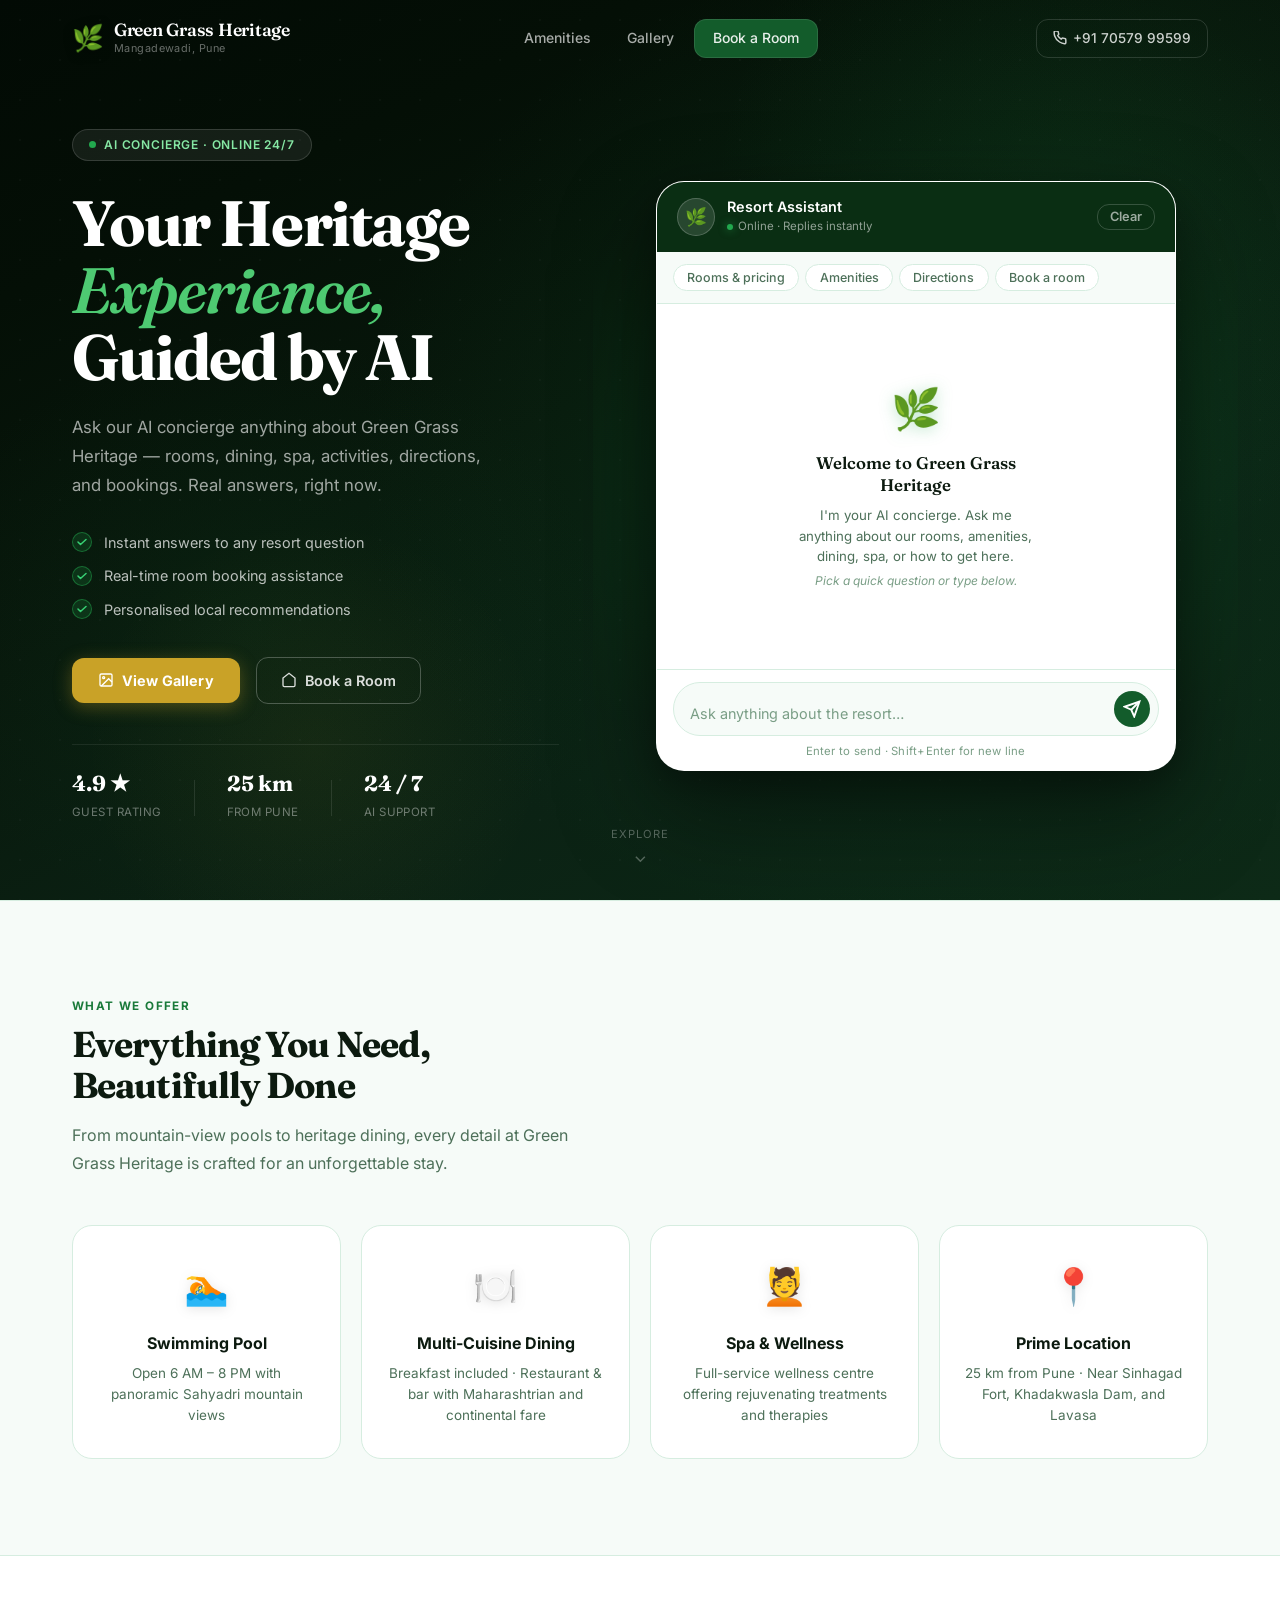
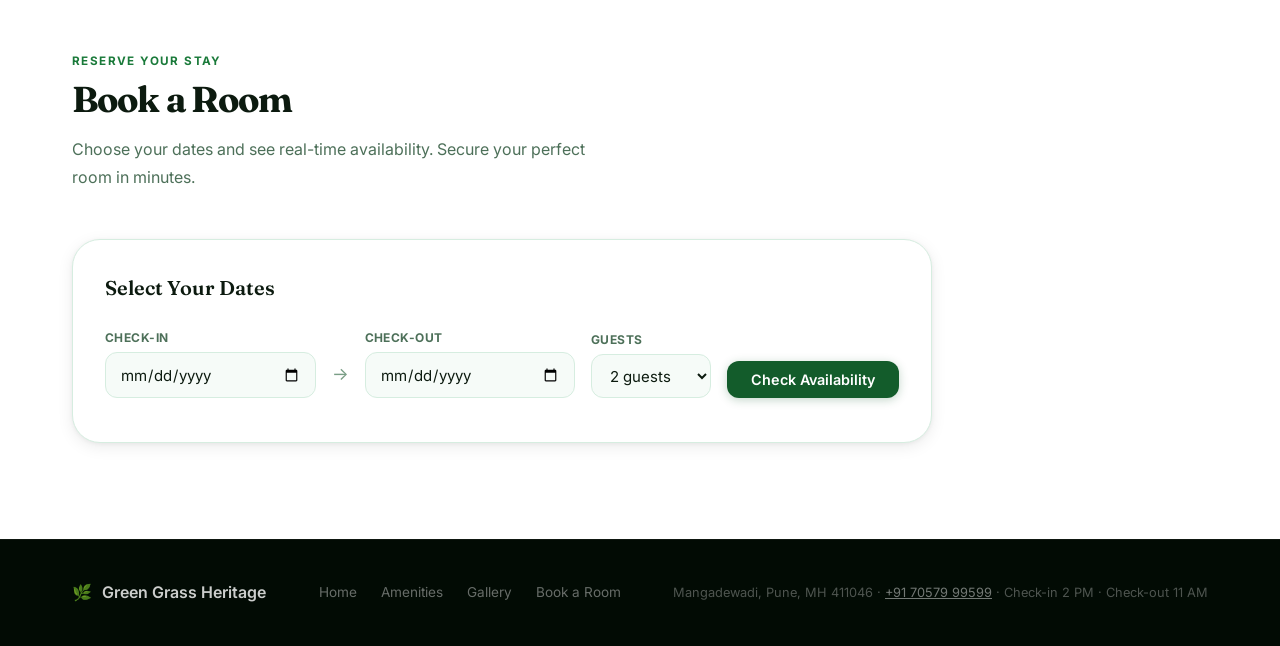
<file: frontend/index.html>
<!DOCTYPE html>
<html lang="en">
<head>
  <meta charset="UTF-8" />
  <meta name="viewport" content="width=device-width, initial-scale=1.0" />
  <meta name="description" content="Green Grass Heritage Resort — AI-powered concierge, room booking, and resort information. Nestled in Mangadewadi, 25km from Pune." />
  <title>Green Grass Heritage — Mangadewadi, Pune</title>
  <link rel="icon" href="data:image/svg+xml,<svg xmlns='http://www.w3.org/2000/svg' viewBox='0 0 100 100'><text y='.9em' font-size='90'>🌿</text></svg>" />
  <link rel="stylesheet" href="css/main.css" />
</head>
<body>

  <!-- ═══════════════════ NAVIGATION ═══════════════════ -->
  <header class="nav" id="nav">
    <div class="container">
      <div class="nav-inner">

        <a href="/" class="nav-brand" aria-label="Green Grass Heritage home">
          <span class="nav-logo" aria-hidden="true">🌿</span>
          <div>
            <span class="nav-brand-name">Green Grass Heritage</span>
            <span class="nav-brand-sub">Mangadewadi, Pune</span>
          </div>
        </a>

        <nav class="nav-links" aria-label="Primary navigation">
          <a href="#amenities" class="nav-link">Amenities</a>
          <a href="gallery.html" class="nav-link">Gallery</a>
          <a href="#booking" class="nav-link nav-link-cta">Book a Room</a>
        </nav>

        <a href="tel:+917057999599" class="nav-phone" aria-label="Call us">
          <svg width="14" height="14" viewBox="0 0 24 24" fill="none" stroke="currentColor" stroke-width="2.5" aria-hidden="true"><path d="M22 16.92v3a2 2 0 01-2.18 2 19.79 19.79 0 01-8.63-3.07A19.5 19.5 0 013.07 8.81 19.79 19.79 0 012 2.18 2 2 0 014 0h3a2 2 0 012 1.72 12.84 12.84 0 00.7 2.81 2 2 0 01-.45 2.11L8.09 7.91a16 16 0 006 6l1.27-1.27a2 2 0 012.11-.45 12.84 12.84 0 002.81.7A2 2 0 0122 14.92z"/></svg>
          +91 70579 99599
        </a>

        <button class="nav-menu-btn" id="menu-btn" aria-label="Toggle menu" aria-expanded="false">
          <span></span><span></span><span></span>
        </button>

      </div>
    </div>
  </header>

  <!-- ═══════════════════ HERO — AI CHAT ═══════════════════ -->
  <section class="hero" id="home" aria-label="AI Chat Concierge">
    <div class="hero-glow" aria-hidden="true"></div>

    <div class="container">
      <div class="hero-grid">

        <!-- Left: Copy -->
        <div class="hero-copy">

          <div class="hero-pill">
            <span class="pill-dot" aria-hidden="true"></span>
            AI Concierge &middot; Online 24/7
          </div>

          <h1 class="hero-heading">
            Your Heritage<br>
            <em>Experience,</em><br>
            Guided by AI
          </h1>

          <p class="hero-sub">
            Ask our AI concierge anything about Green Grass Heritage —
            rooms, dining, spa, activities, directions, and bookings.
            Real answers, right now.
          </p>

          <ul class="hero-checks" aria-label="Key features">
            <li>Instant answers to any resort question</li>
            <li>Real-time room booking assistance</li>
            <li>Personalised local recommendations</li>
          </ul>

          <div class="hero-cta">
            <a href="gallery.html" class="btn-gold">
              <svg width="16" height="16" viewBox="0 0 24 24" fill="none" stroke="currentColor" stroke-width="2" aria-hidden="true"><rect x="3" y="3" width="18" height="18" rx="2"/><circle cx="8.5" cy="8.5" r="1.5"/><polyline points="21 15 16 10 5 21"/></svg>
              View Gallery
            </a>
            <a href="#booking" class="btn-outline">
              <svg width="16" height="16" viewBox="0 0 24 24" fill="none" stroke="currentColor" stroke-width="2" aria-hidden="true"><path d="M3 9l9-7 9 7v11a2 2 0 01-2 2H5a2 2 0 01-2-2z"/></svg>
              Book a Room
            </a>
          </div>

          <div class="hero-stats" aria-label="Key stats">
            <div class="hero-stat">
              <strong>4.9 ★</strong>
              <span>Guest rating</span>
            </div>
            <div class="stat-sep" aria-hidden="true"></div>
            <div class="hero-stat">
              <strong>25 km</strong>
              <span>From Pune</span>
            </div>
            <div class="stat-sep" aria-hidden="true"></div>
            <div class="hero-stat">
              <strong>24 / 7</strong>
              <span>AI Support</span>
            </div>
          </div>
        </div>

        <!-- Right: Chat Card -->
        <div class="hero-chat">
          <div class="chat-card" role="region" aria-label="Chat with AI assistant">

            <!-- Topbar -->
            <div class="chat-topbar">
              <div class="chat-agent">
                <div class="chat-avatar" aria-hidden="true">🌿</div>
                <div>
                  <p class="chat-agent-name">Resort Assistant</p>
                  <p class="chat-agent-status">
                    <span class="status-dot" aria-hidden="true"></span>
                    Online &middot; Replies instantly
                  </p>
                </div>
              </div>
              <button type="button" class="btn btn-ghost btn-sm" id="btn-clear"
                style="color:rgba(255,255,255,.6);border-color:rgba(255,255,255,.18);">
                Clear
              </button>
            </div>

            <!-- Quick chips -->
            <div class="chat-chips" id="quick-chips">
              <button class="chip" data-msg="What are your room types and pricing?">Rooms &amp; pricing</button>
              <button class="chip" data-msg="What amenities does the resort have?">Amenities</button>
              <button class="chip" data-msg="How do I get to the resort from Pune?">Directions</button>
              <button class="chip" data-msg="I'd like to make a room booking">Book a room</button>
            </div>

            <!-- Messages -->
            <div class="messages" id="messages" role="log" aria-live="polite" aria-label="Conversation">
              <div class="welcome" id="welcome">
                <span class="welcome-emoji" aria-hidden="true">🌿</span>
                <h2 class="welcome-title">Welcome to Green Grass Heritage</h2>
                <p>I'm your AI concierge. Ask me anything about our rooms, amenities, dining, spa, or how to get here.</p>
                <p class="welcome-hint">Pick a quick question or type below.</p>
              </div>
            </div>

            <!-- Input -->
            <div class="chat-input-wrap">
              <form class="chat-input-form" id="chat-form" novalidate>
                <label for="user-input" class="sr-only">Your message</label>
                <textarea
                  id="user-input"
                  class="chat-input"
                  placeholder="Ask anything about the resort…"
                  rows="1"
                  maxlength="32768"
                  autocomplete="off"
                ></textarea>
                <button type="submit" class="chat-send" id="btn-send" aria-label="Send message">
                  <svg width="18" height="18" viewBox="0 0 24 24" fill="none" stroke="currentColor" stroke-width="2.5" aria-hidden="true"><line x1="22" y1="2" x2="11" y2="13"/><polygon points="22 2 15 22 11 13 2 9 22 2"/></svg>
                </button>
              </form>
              <p class="chat-hint">Enter to send &middot; Shift+Enter for new line</p>
            </div>

          </div>
        </div>

      </div>
    </div>

    <!-- Scroll cue -->
    <div class="scroll-indicator" id="scroll-cue" role="button" tabindex="0" aria-label="Scroll to amenities">
      <span>Explore</span>
      <svg width="18" height="18" viewBox="0 0 24 24" fill="none" stroke="currentColor" stroke-width="2" aria-hidden="true"><polyline points="6 9 12 15 18 9"/></svg>
    </div>
  </section>

  <!-- ═══════════════════ AMENITIES ═══════════════════ -->
  <section class="amenities" id="amenities">
    <div class="container">
      <div class="amenities-header">
        <p class="section-eyebrow">What we offer</p>
        <h2 class="section-title">Everything You Need,<br>Beautifully Done</h2>
        <p class="section-sub">
          From mountain-view pools to heritage dining, every detail at Green Grass Heritage is crafted for an unforgettable stay.
        </p>
      </div>
      <div class="amenities-grid">
        <div class="amenity-card">
          <span class="amenity-icon" aria-hidden="true">🏊</span>
          <h3>Swimming Pool</h3>
          <p>Open 6 AM – 8 PM with panoramic Sahyadri mountain views</p>
        </div>
        <div class="amenity-card">
          <span class="amenity-icon" aria-hidden="true">🍽️</span>
          <h3>Multi-Cuisine Dining</h3>
          <p>Breakfast included &middot; Restaurant &amp; bar with Maharashtrian and continental fare</p>
        </div>
        <div class="amenity-card">
          <span class="amenity-icon" aria-hidden="true">💆</span>
          <h3>Spa &amp; Wellness</h3>
          <p>Full-service wellness centre offering rejuvenating treatments and therapies</p>
        </div>
        <div class="amenity-card">
          <span class="amenity-icon" aria-hidden="true">📍</span>
          <h3>Prime Location</h3>
          <p>25 km from Pune &middot; Near Sinhagad Fort, Khadakwasla Dam, and Lavasa</p>
        </div>
      </div>
    </div>
  </section>

  <!-- ═══════════════════ BOOKING ═══════════════════ -->
  <section class="booking" id="booking">
    <div class="container">

      <div class="booking-header">
        <p class="section-eyebrow">Reserve your stay</p>
        <h2 class="section-title">Book a Room</h2>
        <p class="section-sub">Choose your dates and see real-time availability. Secure your perfect room in minutes.</p>
      </div>

      <div class="booking-inner">

        <!-- Step 1: Dates -->
        <div class="date-card">
          <h3>Select Your Dates</h3>
          <div class="date-fields">
            <div class="field">
              <label class="field-label" for="check-in">Check-in</label>
              <input type="date" id="check-in" class="field-input" />
            </div>
            <div class="field-sep" aria-hidden="true">→</div>
            <div class="field">
              <label class="field-label" for="check-out">Check-out</label>
              <input type="date" id="check-out" class="field-input" />
            </div>
            <div class="field field-sm">
              <label class="field-label" for="num-guests">Guests</label>
              <select id="num-guests" class="field-input">
                <option value="1">1 guest</option>
                <option value="2" selected>2 guests</option>
                <option value="3">3 guests</option>
                <option value="4">4 guests</option>
              </select>
            </div>
            <button class="btn btn-primary" id="btn-check-avail">
              Check Availability
            </button>
          </div>
          <p class="nights-label" id="nights-label"></p>
        </div>

        <!-- Step 2: Rooms (dynamic) -->
        <div id="rooms-wrap" class="rooms-grid hidden" aria-live="polite"></div>

        <!-- Step 3: Booking form (dynamic) -->
        <div id="form-wrap" class="booking-form-card hidden">
          <div class="booking-form-head">
            <div>
              <h3 id="bf-room-name">Complete Your Booking</h3>
              <p id="bf-room-sub" style="font-size:.875rem;color:var(--text-3);margin-top:.25rem;"></p>
            </div>
            <button class="btn btn-ghost btn-sm" id="btn-change">← Change room</button>
          </div>

          <form id="booking-form" novalidate>
            <div class="form-grid">
              <div class="field">
                <label class="field-label" for="bf-name">Full Name <span class="req">*</span></label>
                <input type="text" id="bf-name" class="field-input" placeholder="Your full name" required />
              </div>
              <div class="field">
                <label class="field-label" for="bf-phone">Phone <span class="req">*</span></label>
                <input type="tel" id="bf-phone" class="field-input" placeholder="+91 XXXXX XXXXX" required />
              </div>
              <div class="field field-full">
                <label class="field-label" for="bf-email">Email <span class="opt">(optional)</span></label>
                <input type="email" id="bf-email" class="field-input" placeholder="you@example.com" />
              </div>
              <div class="field field-full">
                <label class="field-label" for="bf-requests">Special Requests <span class="opt">(optional)</span></label>
                <textarea id="bf-requests" class="field-input field-textarea" rows="2"
                  placeholder="Early check-in, anniversary setup, dietary needs…"></textarea>
              </div>
            </div>

            <div class="summary-box" id="summary-box"></div>

            <p class="form-err hidden" id="form-err"></p>

            <button type="submit" class="btn btn-primary btn-full" id="btn-submit">
              Confirm Booking
            </button>
          </form>
        </div>

        <!-- Step 4: Confirmation (dynamic) -->
        <div id="confirm-panel" class="confirm-panel hidden"></div>

      </div>
    </div>
  </section>

  <!-- ═══════════════════ FOOTER ═══════════════════ -->
  <footer class="footer">
    <div class="container">
      <div class="footer-inner">
        <div class="footer-brand">
          <span aria-hidden="true">🌿</span>
          Green Grass Heritage
        </div>
        <nav class="footer-links" aria-label="Footer navigation">
          <a href="#home">Home</a>
          <a href="#amenities">Amenities</a>
          <a href="gallery.html">Gallery</a>
          <a href="#booking">Book a Room</a>
        </nav>
        <p class="footer-copy">
          Mangadewadi, Pune, MH 411046 &middot;
          <a href="tel:+917057999599" style="color:rgba(255,255,255,.45);text-decoration:underline;">+91 70579 99599</a>
          &middot; Check-in 2 PM &middot; Check-out 11 AM
        </p>
      </div>
    </div>
  </footer>

  <!-- ═══════════════════ MESSAGE TEMPLATES ═══════════════════ -->
  <template id="tpl-user">
    <div class="msg msg-user" role="listitem">
      <div class="msg-bubble"><p class="msg-text"></p></div>
    </div>
  </template>

  <template id="tpl-bot">
    <div class="msg msg-bot" role="listitem">
      <div class="msg-avatar" aria-hidden="true">🌿</div>
      <div class="msg-bubble"><div class="msg-text"></div></div>
    </div>
  </template>

  <template id="tpl-error">
    <div class="msg msg-error" role="listitem">
      <div class="msg-bubble"><p class="msg-text"></p></div>
    </div>
  </template>

  <template id="tpl-typing">
    <div class="msg msg-bot" id="typing-node" role="listitem">
      <div class="msg-avatar" aria-hidden="true">🌿</div>
      <div class="msg-bubble">
        <div class="typing-dots" aria-label="Typing">
          <span></span><span></span><span></span>
        </div>
      </div>
    </div>
  </template>

  <script src="js/config.js"></script>
  <script src="js/app.js"></script>
</body>
</html>
</file>
<file: frontend/css/main.css>
/* ═══════════════════════════════════════════════════════════════
   Green Grass Heritage — Design System v3
   Competition-grade CSS
   ═══════════════════════════════════════════════════════════════ */

/* ── Google Fonts ─────────────────────────────────────────────── */
@import url('https://fonts.googleapis.com/css2?family=Fraunces:ital,opsz,wght@0,9..144,400;0,9..144,600;0,9..144,700;1,9..144,400;1,9..144,600&family=Inter:wght@300;400;500;600;700&display=swap');

/* ── Custom Properties ────────────────────────────────────────── */
:root {
  /* Brand Greens */
  --g-950: #020b04;
  --g-900: #051708;
  --g-800: #0a2e13;
  --g-700: #0e4420;
  --g-600: #135c2b;
  --g-500: #1a7a3a;
  --g-400: #22a84e;
  --g-300: #4eca72;
  --g-200: #86e8a4;
  --g-100: #d1fae5;
  --g-50:  #f0fdf4;

  /* Gold */
  --gold:       #c9a227;
  --gold-d:     #a8851e;
  --gold-l:     #f0d060;
  --gold-bg:    #fef9e7;

  /* Surfaces */
  --surface:    #ffffff;
  --surface-2:  #f6fbf8;
  --surface-3:  #eef8f2;
  --border:     #d6ede0;
  --border-2:   #b8d9c6;

  /* Text */
  --text:       #0c1a0f;
  --text-2:     #2d4a35;
  --text-3:     #4d7059;
  --text-4:     #7a9e86;

  /* Semantic */
  --success:    #16a34a;
  --success-bg: #f0fdf4;
  --error:      #dc2626;
  --error-bg:   #fef2f2;
  --teal:       #0d9488;
  --teal-d:     #0f766e;
  --locked:     #9f1239;
  --locked-bg:  #fff1f2;

  /* Hero (dark) */
  --hero-bg:    #030d05;
  --hero-mid:   #091408;

  /* Typography */
  --font-display: 'Fraunces', Georgia, serif;
  --font-body:    'Inter', system-ui, -apple-system, sans-serif;

  /* Spacing / Layout */
  --max-w:      1200px;
  --nav-h:      72px;
  --radius:     12px;
  --radius-lg:  20px;
  --radius-xl:  28px;
  --radius-pill:999px;

  /* Shadows */
  --shadow-sm:  0 1px 3px rgba(0,0,0,.06), 0 1px 2px rgba(0,0,0,.04);
  --shadow:     0 4px 16px rgba(0,0,0,.08), 0 1px 4px rgba(0,0,0,.05);
  --shadow-lg:  0 12px 40px rgba(0,0,0,.12), 0 3px 8px rgba(0,0,0,.07);
  --shadow-xl:  0 30px 80px rgba(0,0,0,.18), 0 8px 24px rgba(0,0,0,.10);
  --shadow-hero:0 40px 100px rgba(0,0,0,.45), 0 12px 32px rgba(0,0,0,.25);
}

/* ── Reset ────────────────────────────────────────────────────── */
*, *::before, *::after { box-sizing: border-box; margin: 0; padding: 0; }
html   { font-size: 16px; scroll-behavior: smooth; -webkit-text-size-adjust: 100%; }
body   {
  font-family: var(--font-body);
  background: var(--surface);
  color: var(--text);
  line-height: 1.6;
  -webkit-font-smoothing: antialiased;
  -moz-osx-font-smoothing: grayscale;
  overflow-x: hidden;
}
img    { display: block; max-width: 100%; }
a      { color: inherit; text-decoration: none; }
button { font-family: inherit; cursor: pointer; }
ul, ol { list-style: none; }

/* ── Utilities ────────────────────────────────────────────────── */
.hidden      { display: none !important; }
.sr-only     { position: absolute; width: 1px; height: 1px; padding: 0; margin: -1px; overflow: hidden; clip: rect(0,0,0,0); white-space: nowrap; border: 0; }
.container   { max-width: var(--max-w); margin: 0 auto; padding: 0 2rem; width: 100%; }

/* ═══════════════════════════════════════════════════════════════
   NAVIGATION
   ═══════════════════════════════════════════════════════════════ */
.nav {
  position: fixed;
  inset: 0 0 auto 0;
  z-index: 900;
  padding: 18px 0;
  transition: background .3s ease, box-shadow .3s ease, padding .3s ease;
}

.nav.scrolled {
  background: rgba(3, 13, 5, .94);
  backdrop-filter: blur(24px);
  -webkit-backdrop-filter: blur(24px);
  box-shadow: 0 1px 0 rgba(255,255,255,.06), 0 4px 20px rgba(0,0,0,.3);
  padding: 12px 0;
}

.nav-inner {
  display: flex;
  align-items: center;
  justify-content: space-between;
  gap: 1.5rem;
}

/* Brand */
.nav-brand {
  display: flex;
  align-items: center;
  gap: .625rem;
  flex-shrink: 0;
  text-decoration: none;
}

.nav-logo {
  font-size: 1.6rem;
  filter: drop-shadow(0 2px 6px rgba(0,0,0,.4));
}

.nav-brand-name {
  display: block;
  font-family: var(--font-display);
  font-size: 1.1rem;
  font-weight: 600;
  color: #fff;
  letter-spacing: -.015em;
  line-height: 1.2;
}

.nav-brand-sub {
  display: block;
  font-size: .68rem;
  color: rgba(255,255,255,.4);
  letter-spacing: .04em;
}

/* Nav links */
.nav-links {
  display: flex;
  align-items: center;
  gap: .25rem;
}

.nav-link {
  padding: .45rem 1rem;
  border-radius: var(--radius);
  font-size: .875rem;
  font-weight: 500;
  color: rgba(255,255,255,.65);
  transition: color .15s, background .15s;
  white-space: nowrap;
}

.nav-link:hover {
  color: #fff;
  background: rgba(255,255,255,.08);
}

.nav-link-cta {
  background: var(--g-600);
  color: rgba(255,255,255,.9);
  padding: .45rem 1.125rem;
  border: 1px solid rgba(255,255,255,.1);
}

.nav-link-cta:hover {
  background: var(--g-500);
  color: #fff;
}

/* Nav phone */
.nav-phone {
  display: flex;
  align-items: center;
  gap: .4rem;
  padding: .45rem 1rem;
  border: 1px solid rgba(255,255,255,.14);
  border-radius: var(--radius);
  font-size: .85rem;
  font-weight: 500;
  color: rgba(255,255,255,.8);
  transition: background .15s, color .15s;
  white-space: nowrap;
  flex-shrink: 0;
}

.nav-phone:hover { background: rgba(255,255,255,.1); color: #fff; }

/* Mobile hamburger */
.nav-menu-btn {
  display: none;
  background: none;
  border: 1px solid rgba(255,255,255,.2);
  border-radius: var(--radius);
  padding: .45rem .65rem;
  color: rgba(255,255,255,.8);
  flex-direction: column;
  gap: 4px;
  cursor: pointer;
}

.nav-menu-btn span {
  display: block;
  width: 20px;
  height: 2px;
  background: currentColor;
  border-radius: 2px;
  transition: transform .2s, opacity .2s;
}

/* ═══════════════════════════════════════════════════════════════
   HERO SECTION
   ═══════════════════════════════════════════════════════════════ */
.hero {
  min-height: 100vh;
  background:
    radial-gradient(ellipse 80% 100% at 72% 50%, rgba(20,100,50,.22) 0%, transparent 55%),
    radial-gradient(ellipse 50% 60% at 20% 70%, rgba(15,70,35,.18) 0%, transparent 55%),
    linear-gradient(155deg, #020a04 0%, #040f06 20%, #08180c 45%, #0b2214 70%, #0d2a17 100%);
  display: flex;
  align-items: center;
  position: relative;
  overflow: hidden;
  padding: calc(var(--nav-h) + 40px) 0 60px;
}

/* Decorative ambient lights */
.hero-glow {
  position: absolute;
  inset: 0;
  pointer-events: none;
  overflow: hidden;
}

.hero-glow::before {
  content: '';
  position: absolute;
  width: 800px; height: 800px;
  border-radius: 50%;
  background: radial-gradient(circle, rgba(34,168,78,.09) 0%, transparent 65%);
  top: -200px; right: -200px;
}

.hero-glow::after {
  content: '';
  position: absolute;
  width: 500px; height: 500px;
  border-radius: 50%;
  background: radial-gradient(circle, rgba(201,162,39,.06) 0%, transparent 65%);
  bottom: -100px; left: 5%;
}

/* Dot grid overlay */
.hero::before {
  content: '';
  position: absolute;
  inset: 0;
  background-image: radial-gradient(rgba(255,255,255,.025) 1px, transparent 1px);
  background-size: 40px 40px;
  pointer-events: none;
}

/* Hero grid */
.hero-grid {
  display: grid;
  grid-template-columns: 5fr 6fr;
  gap: 4rem;
  align-items: center;
  position: relative;
  z-index: 1;
}

/* ── Hero Copy (left) ─────────────────────────────────────────── */
.hero-copy { color: #fff; }

.hero-pill {
  display: inline-flex;
  align-items: center;
  gap: .5rem;
  background: rgba(255,255,255,.07);
  border: 1px solid rgba(255,255,255,.14);
  border-radius: var(--radius-pill);
  padding: .35rem 1rem;
  font-size: .75rem;
  font-weight: 600;
  letter-spacing: .07em;
  text-transform: uppercase;
  color: var(--g-200);
  margin-bottom: 1.75rem;
}

.pill-dot {
  width: 7px; height: 7px;
  background: var(--g-400);
  border-radius: 50%;
  flex-shrink: 0;
  animation: pulse-green 2s ease-in-out infinite;
}

@keyframes pulse-green {
  0%,100% { opacity: 1; box-shadow: 0 0 0 0 rgba(34,168,78,.4); }
  50%      { opacity: .7; box-shadow: 0 0 0 6px rgba(34,168,78,0); }
}

.hero-heading {
  font-family: var(--font-display);
  font-size: clamp(2.4rem, 5.5vw, 4rem);
  font-weight: 700;
  line-height: 1.05;
  letter-spacing: -.03em;
  color: #fff;
  margin-bottom: 1.375rem;
}

.hero-heading em {
  font-style: italic;
  font-weight: 600;
  color: var(--g-300);
}

.hero-sub {
  font-size: 1.05rem;
  line-height: 1.75;
  color: rgba(255,255,255,.62);
  max-width: 430px;
  margin-bottom: 1.875rem;
}

/* Feature checklist */
.hero-checks {
  display: flex;
  flex-direction: column;
  gap: .65rem;
  margin-bottom: 2.25rem;
}

.hero-checks li {
  display: flex;
  align-items: center;
  gap: .75rem;
  font-size: .9rem;
  color: rgba(255,255,255,.72);
}

.hero-checks li::before {
  content: '';
  width: 20px; height: 20px;
  flex-shrink: 0;
  border-radius: 50%;
  background: rgba(34,168,78,.18);
  border: 1.5px solid rgba(34,168,78,.5);
  background-image: url("data:image/svg+xml,%3Csvg xmlns='http://www.w3.org/2000/svg' width='10' height='8' viewBox='0 0 10 8'%3E%3Cpath d='M1 4L3.5 6.5L9 1.5' stroke='%2338d175' stroke-width='1.5' stroke-linecap='round' stroke-linejoin='round' fill='none'/%3E%3C/svg%3E");
  background-repeat: no-repeat;
  background-position: center;
}

/* CTA Buttons */
.hero-cta {
  display: flex;
  align-items: center;
  gap: 1rem;
  flex-wrap: wrap;
  margin-bottom: 2.5rem;
}

.btn-gold {
  display: inline-flex;
  align-items: center;
  gap: .5rem;
  background: var(--gold);
  color: #fff;
  font-weight: 700;
  font-size: .9rem;
  padding: .7rem 1.625rem;
  border-radius: var(--radius);
  transition: background .2s, transform .15s, box-shadow .2s;
  box-shadow: 0 4px 18px rgba(201,162,39,.35);
  letter-spacing: .01em;
}

.btn-gold:hover {
  background: var(--gold-d);
  transform: translateY(-2px);
  box-shadow: 0 6px 24px rgba(201,162,39,.45);
}

.btn-outline {
  display: inline-flex;
  align-items: center;
  gap: .5rem;
  background: transparent;
  color: rgba(255,255,255,.85);
  font-weight: 600;
  font-size: .9rem;
  padding: .7rem 1.5rem;
  border-radius: var(--radius);
  border: 1.5px solid rgba(255,255,255,.25);
  transition: background .2s, border-color .2s, color .2s;
}

.btn-outline:hover {
  background: rgba(255,255,255,.08);
  border-color: rgba(255,255,255,.4);
  color: #fff;
}

/* Hero stats */
.hero-stats {
  display: flex;
  align-items: center;
  gap: 2rem;
  padding-top: 1.75rem;
  border-top: 1px solid rgba(255,255,255,.08);
}

.hero-stat strong {
  display: block;
  font-family: var(--font-display);
  font-size: 1.35rem;
  font-weight: 700;
  color: #fff;
  line-height: 1;
  margin-bottom: 3px;
}

.hero-stat span {
  font-size: .72rem;
  color: rgba(255,255,255,.4);
  letter-spacing: .04em;
  text-transform: uppercase;
}

.stat-sep {
  width: 1px;
  height: 36px;
  background: rgba(255,255,255,.1);
}

/* ── Chat Card (hero right) ───────────────────────────────────── */
.hero-chat {
  position: relative;
  display: flex;
  justify-content: center;
}

/* Glow ring behind the card */
.hero-chat::before {
  content: '';
  position: absolute;
  inset: -30px;
  border-radius: 40px;
  background: radial-gradient(ellipse 100% 80% at 50% 50%, rgba(34,168,78,.12) 0%, transparent 70%);
  pointer-events: none;
}

.chat-card {
  background: var(--surface);
  border-radius: var(--radius-xl);
  box-shadow: var(--shadow-hero);
  overflow: hidden;
  display: flex;
  flex-direction: column;
  width: 100%;
  max-width: 520px;
  height: 590px;
  max-height: calc(100vh - 160px);
  border: 1px solid rgba(255,255,255,.05);
  position: relative;
  z-index: 1;
}

/* Chat topbar */
.chat-topbar {
  background: var(--g-800);
  padding: 1rem 1.25rem;
  display: flex;
  align-items: center;
  justify-content: space-between;
  flex-shrink: 0;
}

.chat-agent {
  display: flex;
  align-items: center;
  gap: .75rem;
}

.chat-avatar {
  width: 38px; height: 38px;
  background: rgba(255,255,255,.12);
  border: 1.5px solid rgba(255,255,255,.2);
  border-radius: 50%;
  display: flex;
  align-items: center;
  justify-content: center;
  font-size: 1.1rem;
  flex-shrink: 0;
}

.chat-agent-name {
  font-weight: 600;
  font-size: .9rem;
  color: #fff;
  line-height: 1.2;
}

.chat-agent-status {
  font-size: .72rem;
  color: rgba(255,255,255,.55);
  display: flex;
  align-items: center;
  gap: .35rem;
  margin-top: 2px;
}

.status-dot {
  width: 6px; height: 6px;
  background: var(--g-400);
  border-radius: 50%;
  box-shadow: 0 0 8px rgba(34,168,78,.7);
  animation: blink 2.5s ease-in-out infinite;
}

@keyframes blink {
  0%,100% { opacity: 1; }
  50%      { opacity: .4; }
}

/* Chat quick chips */
.chat-chips {
  display: flex;
  flex-wrap: wrap;
  gap: .4rem;
  padding: .75rem 1rem;
  background: var(--surface-2);
  border-bottom: 1px solid var(--border);
  flex-shrink: 0;
}

.chip {
  background: var(--surface);
  border: 1.5px solid var(--border);
  border-radius: var(--radius-pill);
  padding: .3rem .825rem;
  font-size: .78rem;
  font-weight: 500;
  color: var(--text-3);
  transition: border-color .15s, color .15s, background .15s, transform .1s;
  white-space: nowrap;
  cursor: pointer;
}

.chip:hover {
  border-color: var(--g-400);
  color: var(--g-600);
  background: var(--g-50);
  transform: translateY(-1px);
}

/* Messages */
.messages {
  flex: 1;
  overflow-y: auto;
  padding: 1rem;
  display: flex;
  flex-direction: column;
  gap: .75rem;
  scroll-behavior: smooth;
}

.messages::-webkit-scrollbar { width: 4px; }
.messages::-webkit-scrollbar-track { background: transparent; }
.messages::-webkit-scrollbar-thumb { background: var(--border); border-radius: 4px; }

/* Welcome screen */
.welcome {
  margin: auto;
  text-align: center;
  padding: 1.5rem 1rem;
  max-width: 280px;
}

.welcome-emoji {
  font-size: 2.5rem;
  display: block;
  margin-bottom: .75rem;
  filter: drop-shadow(0 2px 8px rgba(34,168,78,.3));
}

.welcome-title {
  font-family: var(--font-display);
  font-size: 1.05rem;
  font-weight: 600;
  color: var(--text);
  margin-bottom: .5rem;
  line-height: 1.3;
}

.welcome p {
  font-size: .83rem;
  color: var(--text-3);
  line-height: 1.55;
  margin-bottom: .3rem;
}

.welcome-hint {
  font-size: .75rem !important;
  color: var(--text-4) !important;
  font-style: italic;
  margin-top: .25rem !important;
}

/* Message bubbles */
.msg {
  display: flex;
  gap: .5rem;
  align-items: flex-end;
  max-width: 86%;
  animation: msg-in .2s ease;
}

@keyframes msg-in {
  from { opacity: 0; transform: translateY(8px); }
  to   { opacity: 1; transform: translateY(0); }
}

.msg-user  { margin-left: auto; flex-direction: row-reverse; }
.msg-bot   { flex-direction: row; }

.msg-avatar {
  width: 28px; height: 28px;
  background: var(--g-100);
  border-radius: 50%;
  display: flex;
  align-items: center;
  justify-content: center;
  font-size: .85rem;
  flex-shrink: 0;
}

.msg-bubble {
  padding: .6rem .9rem;
  border-radius: 18px;
  max-width: 100%;
  word-break: break-word;
}

.msg-user .msg-bubble {
  background: var(--g-700);
  color: #fff;
  border-bottom-right-radius: 4px;
}

.msg-bot .msg-bubble {
  background: var(--surface-2);
  border: 1px solid var(--border);
  color: var(--text);
  border-bottom-left-radius: 4px;
}

.msg-error .msg-bubble {
  background: var(--error-bg);
  border: 1px solid rgba(220,38,38,.2);
  color: var(--error);
}

.msg-text { font-size: .875rem; line-height: 1.55; }
.msg-text p { margin-bottom: .3em; }
.msg-text p:last-child { margin-bottom: 0; }
.msg-text ul { padding-left: 1.1em; margin: .3em 0; }
.msg-text li { margin-bottom: .2em; }

/* Typing dots */
.typing-dots {
  display: flex;
  gap: 5px;
  padding: 4px 2px;
  align-items: center;
}

.typing-dots span {
  width: 7px; height: 7px;
  background: var(--text-4);
  border-radius: 50%;
  animation: bounce-dot 1.3s ease-in-out infinite;
}

.typing-dots span:nth-child(2) { animation-delay: .15s; }
.typing-dots span:nth-child(3) { animation-delay: .3s; }

@keyframes bounce-dot {
  0%,60%,100% { transform: translateY(0); opacity: .5; }
  30%          { transform: translateY(-6px); opacity: 1; }
}

/* Chat input */
.chat-input-wrap {
  border-top: 1px solid var(--border);
  padding: .75rem 1rem .625rem;
  background: var(--surface);
  flex-shrink: 0;
}

.chat-input-form {
  display: flex;
  align-items: flex-end;
  gap: .5rem;
  background: var(--surface-2);
  border: 1.5px solid var(--border);
  border-radius: var(--radius-xl);
  padding: .5rem .5rem .5rem 1rem;
  transition: border-color .15s, box-shadow .15s;
}

.chat-input-form:focus-within {
  border-color: var(--g-500);
  box-shadow: 0 0 0 3px rgba(26,122,58,.12);
  background: var(--surface);
}

.chat-input {
  flex: 1;
  font-family: var(--font-body);
  font-size: .9rem;
  color: var(--text);
  background: transparent;
  border: none;
  outline: none;
  resize: none;
  line-height: 1.5;
  min-height: 24px;
  max-height: 130px;
  overflow-y: auto;
}

.chat-input::placeholder { color: var(--text-4); }

.chat-send {
  width: 36px; height: 36px;
  border-radius: 50%;
  background: var(--g-600);
  color: #fff;
  border: none;
  display: flex;
  align-items: center;
  justify-content: center;
  flex-shrink: 0;
  transition: background .15s, transform .1s;
  cursor: pointer;
}

.chat-send:hover  { background: var(--g-500); transform: scale(1.06); }
.chat-send:disabled { background: var(--border); cursor: not-allowed; transform: none; }

.chat-hint {
  text-align: center;
  font-size: .71rem;
  color: var(--text-4);
  margin-top: .375rem;
  letter-spacing: .02em;
}

/* ── Scroll indicator ─────────────────────────────────────────── */
.scroll-indicator {
  position: absolute;
  bottom: 2rem;
  left: 50%;
  transform: translateX(-50%);
  display: flex;
  flex-direction: column;
  align-items: center;
  gap: .375rem;
  color: rgba(255,255,255,.3);
  font-size: .7rem;
  letter-spacing: .08em;
  text-transform: uppercase;
  animation: float-up 2s ease-in-out infinite;
  z-index: 1;
  cursor: pointer;
}

.scroll-indicator svg {
  animation: arrow-bounce 1.5s ease-in-out infinite;
}

@keyframes float-up {
  0%,100% { opacity: .4; }
  50%      { opacity: .9; }
}

@keyframes arrow-bounce {
  0%,100% { transform: translateY(0); }
  50%      { transform: translateY(4px); }
}

/* ═══════════════════════════════════════════════════════════════
   SECTION HELPERS
   ═══════════════════════════════════════════════════════════════ */
.section-eyebrow {
  font-size: .73rem;
  font-weight: 700;
  letter-spacing: .12em;
  text-transform: uppercase;
  color: var(--g-500);
  margin-bottom: .5rem;
}

.section-title {
  font-family: var(--font-display);
  font-size: clamp(1.6rem, 3vw, 2.25rem);
  font-weight: 700;
  color: var(--text);
  letter-spacing: -.025em;
  line-height: 1.15;
  margin-bottom: 1rem;
}

.section-sub {
  font-size: 1rem;
  color: var(--text-3);
  line-height: 1.7;
  max-width: 540px;
}

/* ═══════════════════════════════════════════════════════════════
   AMENITIES SECTION
   ═══════════════════════════════════════════════════════════════ */
.amenities {
  background: var(--surface-2);
  padding: 6rem 0;
  border-top: 1px solid var(--border);
  border-bottom: 1px solid var(--border);
}

.amenities-header {
  margin-bottom: 3rem;
}

.amenities-grid {
  display: grid;
  grid-template-columns: repeat(4, 1fr);
  gap: 1.25rem;
}

.amenity-card {
  background: var(--surface);
  border: 1px solid var(--border);
  border-radius: var(--radius-lg);
  padding: 2rem 1.5rem;
  text-align: center;
  transition: box-shadow .25s, transform .25s, border-color .25s;
  position: relative;
  overflow: hidden;
}

.amenity-card::after {
  content: '';
  position: absolute;
  bottom: 0; left: 0; right: 0;
  height: 3px;
  background: linear-gradient(90deg, var(--g-400), var(--gold));
  transform: scaleX(0);
  transform-origin: left;
  transition: transform .3s ease;
}

.amenity-card:hover {
  box-shadow: var(--shadow-lg);
  transform: translateY(-5px);
  border-color: var(--g-200);
}

.amenity-card:hover::after { transform: scaleX(1); }

.amenity-icon {
  font-size: 2.25rem;
  display: block;
  margin-bottom: 1rem;
  filter: drop-shadow(0 2px 6px rgba(0,0,0,.1));
}

.amenity-card h3 {
  font-size: 1rem;
  font-weight: 700;
  color: var(--text);
  margin-bottom: .4rem;
}

.amenity-card p {
  font-size: .845rem;
  color: var(--text-3);
  line-height: 1.55;
}

/* ═══════════════════════════════════════════════════════════════
   BOOKING SECTION
   ═══════════════════════════════════════════════════════════════ */
.booking {
  background: var(--surface);
  padding: 6rem 0;
}

.booking-header {
  margin-bottom: 3rem;
}

.booking-inner {
  display: flex;
  flex-direction: column;
  gap: 2rem;
  max-width: 860px;
}

/* Date picker card */
.date-card {
  background: var(--surface);
  border: 1px solid var(--border);
  border-radius: var(--radius-xl);
  padding: 2rem;
  box-shadow: var(--shadow);
}

.date-card h3 {
  font-family: var(--font-display);
  font-size: 1.25rem;
  font-weight: 600;
  color: var(--text);
  margin-bottom: 1.5rem;
}

.date-fields {
  display: flex;
  flex-wrap: wrap;
  gap: 1rem;
  align-items: flex-end;
}

.field {
  display: flex;
  flex-direction: column;
  gap: .35rem;
  flex: 1;
  min-width: 140px;
}

.field-sm  { flex: 0 0 120px; min-width: 100px; }
.field-full{ flex: 0 0 100%; }

.field-label {
  font-size: .75rem;
  font-weight: 700;
  color: var(--text-3);
  letter-spacing: .04em;
  text-transform: uppercase;
}

.field-input {
  font-family: var(--font-body);
  font-size: .9375rem;
  color: var(--text);
  background: var(--surface-2);
  border: 1.5px solid var(--border);
  border-radius: var(--radius);
  padding: .65rem .875rem;
  outline: none;
  transition: border-color .15s, box-shadow .15s, background .15s;
  width: 100%;
  line-height: 1.4;
}

.field-input:focus {
  border-color: var(--g-500);
  box-shadow: 0 0 0 3px rgba(26,122,58,.12);
  background: var(--surface);
}

.field-textarea { resize: vertical; min-height: 80px; }

.field-sep {
  color: var(--text-4);
  padding-bottom: .625rem;
  font-size: 1.1rem;
  flex-shrink: 0;
}

.nights-label {
  margin-top: .75rem;
  font-size: .875rem;
  color: var(--g-500);
  font-weight: 500;
}

/* Room cards grid */
.rooms-grid {
  display: grid;
  grid-template-columns: repeat(2, 1fr);
  gap: 1rem;
}

.room-card {
  background: var(--surface);
  border: 2px solid var(--border);
  border-radius: var(--radius-lg);
  padding: 1.375rem;
  display: flex;
  flex-direction: column;
  gap: .75rem;
  transition: box-shadow .2s, border-color .2s, transform .2s;
  position: relative;
  overflow: hidden;
}

.room-card:not(.room-locked):hover {
  border-color: var(--g-400);
  box-shadow: var(--shadow-lg);
  transform: translateY(-3px);
}

.room-card.room-locked {
  opacity: .72;
  background: #fafafa;
}

.room-card-top {
  display: flex;
  align-items: flex-start;
  justify-content: space-between;
  gap: .5rem;
}

.room-icon { font-size: 1.625rem; }

.room-badge {
  font-size: .7rem;
  font-weight: 700;
  letter-spacing: .03em;
  padding: .2rem .6rem;
  border-radius: var(--radius-pill);
  white-space: nowrap;
}

.badge-ok   { background: var(--success-bg); color: var(--success); border: 1px solid rgba(22,163,74,.2); }
.badge-low  { background: #fffbeb; color: #92400e; border: 1px solid rgba(146,64,14,.2); }
.badge-full { background: var(--locked-bg); color: var(--locked); border: 1px solid rgba(159,18,57,.2); }

.room-name {
  font-family: var(--font-display);
  font-size: 1.05rem;
  font-weight: 600;
  color: var(--text);
}

.room-price {
  font-size: 1.15rem;
  font-weight: 700;
  color: var(--g-600);
}
.room-price span { font-size: .8rem; font-weight: 400; color: var(--text-4); }

.room-desc { font-size: .83rem; color: var(--text-3); line-height: 1.5; }

.room-avail { font-size: .8rem; font-weight: 500; }
.avail-ok   { color: var(--success); }
.avail-low  { color: #92400e; }
.avail-none { color: var(--locked); }

.room-footer { margin-top: auto; }

.btn-select {
  width: 100%;
  padding: .65rem 1rem;
  border-radius: var(--radius);
  font-family: var(--font-body);
  font-weight: 600;
  font-size: .875rem;
  border: none;
  cursor: pointer;
  transition: background .15s, transform .1s, box-shadow .15s;
}

.btn-select-avail {
  background: var(--g-600);
  color: #fff;
  box-shadow: 0 2px 8px rgba(19,92,43,.25);
}
.btn-select-avail:hover { background: var(--g-500); transform: translateY(-1px); box-shadow: 0 4px 14px rgba(19,92,43,.3); }

.btn-select-locked {
  background: var(--surface-2);
  color: var(--text-4);
  cursor: not-allowed;
}

.locked-stamp {
  position: absolute;
  top: 50%;
  right: 1.25rem;
  transform: translateY(-50%) rotate(-8deg);
  background: var(--locked-bg);
  color: var(--locked);
  border: 2px solid rgba(159,18,57,.2);
  border-radius: var(--radius);
  font-size: .68rem;
  font-weight: 800;
  letter-spacing: .08em;
  text-transform: uppercase;
  padding: .2rem .5rem;
  opacity: .7;
}

/* Booking form card */
.booking-form-card {
  background: var(--surface);
  border: 1px solid var(--border);
  border-radius: var(--radius-xl);
  padding: 2rem;
  box-shadow: var(--shadow);
}

.booking-form-head {
  display: flex;
  align-items: flex-start;
  justify-content: space-between;
  gap: 1rem;
  margin-bottom: 1.75rem;
}

.booking-form-head h3 {
  font-family: var(--font-display);
  font-size: 1.25rem;
  font-weight: 600;
  color: var(--text);
}

.form-grid {
  display: grid;
  grid-template-columns: 1fr 1fr;
  gap: 1rem;
  margin-bottom: 1.25rem;
}

.req     { color: var(--error); margin-left: 2px; }
.opt     { color: var(--text-4); font-weight: 400; font-size: .8em; }

.summary-box {
  background: var(--surface-2);
  border: 1px solid var(--border);
  border-radius: var(--radius);
  padding: 1rem 1.25rem;
  margin-bottom: 1.25rem;
}

.summary-row {
  display: flex;
  justify-content: space-between;
  font-size: .875rem;
  padding: .3rem 0;
  color: var(--text-3);
  border-bottom: 1px solid var(--border);
}
.summary-row:last-child { border-bottom: none; }
.summary-row span:last-child { color: var(--text); }

.summary-total {
  padding-top: .5rem !important;
  font-weight: 700;
}
.summary-total span { color: var(--g-600) !important; font-size: 1rem; }

.form-err {
  background: var(--error-bg);
  border: 1px solid rgba(220,38,38,.2);
  border-radius: var(--radius);
  color: var(--error);
  font-size: .875rem;
  padding: .625rem .875rem;
  margin-bottom: 1rem;
}

/* Confirmation panel */
.confirm-panel {
  background: var(--surface);
  border: 2px solid rgba(22,163,74,.2);
  border-radius: var(--radius-xl);
  padding: 3rem 2rem;
  text-align: center;
  box-shadow: var(--shadow);
}

.confirm-panel .c-icon  { font-size: 3rem; display: block; margin-bottom: .75rem; }
.confirm-panel .c-title { font-family: var(--font-display); font-size: 1.75rem; font-weight: 700; color: var(--success); margin-bottom: .5rem; }
.confirm-panel .c-id    { font-family: monospace; background: var(--success-bg); color: var(--success); border: 1px solid rgba(22,163,74,.2); border-radius: var(--radius); display: inline-block; padding: .3rem .875rem; margin-bottom: .75rem; letter-spacing: .04em; }
.confirm-panel .c-msg   { color: var(--text-3); font-size: .9rem; margin-bottom: 1.25rem; }

.confirm-grid {
  background: var(--surface-2);
  border: 1px solid var(--border);
  border-radius: var(--radius);
  padding: 1rem 1.25rem;
  margin-bottom: 1.5rem;
  display: grid;
  grid-template-columns: 1fr 1fr;
  gap: .5rem 2rem;
  text-align: left;
}
.confirm-grid div { font-size: .875rem; color: var(--text-3); }
.confirm-grid strong { color: var(--text); }

/* ── Shared button styles ─────────────────────────────────────── */
.btn {
  display: inline-flex;
  align-items: center;
  justify-content: center;
  gap: .5rem;
  font-family: var(--font-body);
  font-weight: 600;
  border-radius: var(--radius);
  border: none;
  cursor: pointer;
  transition: background .15s, color .15s, box-shadow .15s, transform .1s, border-color .15s;
  text-decoration: none;
  white-space: nowrap;
  line-height: 1;
}

.btn-primary {
  background: var(--g-600);
  color: #fff;
  padding: .7rem 1.5rem;
  font-size: .9rem;
  box-shadow: 0 2px 10px rgba(19,92,43,.25);
}
.btn-primary:hover { background: var(--g-500); box-shadow: 0 4px 16px rgba(19,92,43,.35); transform: translateY(-1px); }
.btn-primary:disabled { opacity: .6; cursor: not-allowed; transform: none; }

.btn-ghost {
  background: transparent;
  color: var(--text-3);
  padding: .6rem 1.125rem;
  font-size: .875rem;
  border: 1.5px solid var(--border-2);
}
.btn-ghost:hover { background: var(--surface-2); color: var(--text); border-color: var(--border-2); }

.btn-sm { padding: .35rem .75rem; font-size: .8rem; }
.btn-full { width: 100%; }

/* ═══════════════════════════════════════════════════════════════
   FOOTER
   ═══════════════════════════════════════════════════════════════ */
.footer {
  background: var(--g-950);
  color: rgba(255,255,255,.55);
  padding: 2.5rem 0;
  border-top: 1px solid rgba(255,255,255,.05);
}

.footer-inner {
  display: flex;
  align-items: center;
  justify-content: space-between;
  gap: 2rem;
  flex-wrap: wrap;
}

.footer-brand {
  display: flex;
  align-items: center;
  gap: .625rem;
  color: rgba(255,255,255,.8);
  font-weight: 600;
}

.footer-links {
  display: flex;
  gap: 1.5rem;
}

.footer-links a {
  font-size: .85rem;
  color: rgba(255,255,255,.4);
  transition: color .15s;
}

.footer-links a:hover { color: rgba(255,255,255,.75); }

.footer-copy {
  font-size: .8rem;
  color: rgba(255,255,255,.3);
}

/* ═══════════════════════════════════════════════════════════════
   LIGHTBOX
   ═══════════════════════════════════════════════════════════════ */
.lightbox {
  position: fixed;
  inset: 0;
  z-index: 9999;
  display: flex;
  align-items: center;
  justify-content: center;
}

.lightbox.hidden { display: none; }

.lb-overlay {
  position: absolute;
  inset: 0;
  background: rgba(0,0,0,.92);
  backdrop-filter: blur(8px);
  -webkit-backdrop-filter: blur(8px);
}

.lb-content {
  position: relative;
  z-index: 1;
  display: flex;
  flex-direction: column;
  align-items: center;
  max-width: 92vw;
  max-height: 92vh;
}

.lb-img {
  max-width: 88vw;
  max-height: 80vh;
  object-fit: contain;
  border-radius: var(--radius-lg);
  box-shadow: var(--shadow-xl);
}

.lb-caption {
  margin-top: .875rem;
  color: rgba(255,255,255,.6);
  font-size: .875rem;
  letter-spacing: .03em;
}

.lb-btn {
  position: fixed;
  background: rgba(255,255,255,.1);
  border: 1px solid rgba(255,255,255,.18);
  color: #fff;
  border-radius: 50%;
  width: 48px; height: 48px;
  font-size: 1.4rem;
  display: flex;
  align-items: center;
  justify-content: center;
  cursor: pointer;
  transition: background .15s, transform .1s;
  backdrop-filter: blur(8px);
  line-height: 1;
}

.lb-btn:hover { background: rgba(255,255,255,.2); transform: scale(1.08); }
.lb-close { top: 1.5rem; right: 1.5rem; font-size: 1rem; }
.lb-prev  { left: 1.5rem; top: 50%; transform: translateY(-50%); }
.lb-prev:hover { transform: translateY(-50%) scale(1.08); }
.lb-next  { right: 1.5rem; top: 50%; transform: translateY(-50%); }
.lb-next:hover { transform: translateY(-50%) scale(1.08); }

/* ═══════════════════════════════════════════════════════════════
   GALLERY PAGE
   ═══════════════════════════════════════════════════════════════ */
.gpage-hero {
  min-height: 52vh;
  background:
    radial-gradient(ellipse 70% 100% at 50% 50%, rgba(20,100,50,.2) 0%, transparent 60%),
    linear-gradient(155deg, #020a04 0%, #040f06 25%, #08170b 55%, #0b2214 100%);
  display: flex;
  align-items: flex-end;
  padding-top: var(--nav-h);
  position: relative;
  overflow: hidden;
}

.gpage-hero::before {
  content: '';
  position: absolute;
  inset: 0;
  background-image: radial-gradient(rgba(255,255,255,.025) 1px, transparent 1px);
  background-size: 36px 36px;
  pointer-events: none;
}

.gpage-hero-inner {
  padding: 4rem 0;
  position: relative;
  z-index: 1;
}

.gpage-title {
  font-family: var(--font-display);
  font-size: clamp(3rem, 8vw, 5.5rem);
  font-weight: 700;
  color: #fff;
  letter-spacing: -.04em;
  line-height: 1;
  margin-bottom: .75rem;
}

.gpage-sub {
  font-size: 1rem;
  color: rgba(255,255,255,.5);
  max-width: 400px;
}

/* Gallery grid */
.gpage-main {
  background: #0a0f0b;
  padding: 2.5rem 0 4rem;
}

.gallery-grid {
  display: grid;
  grid-template-columns: repeat(3, 1fr);
  gap: 10px;
  margin-bottom: 3rem;
}

.g-item {
  position: relative;
  border-radius: var(--radius-lg);
  overflow: hidden;
  cursor: pointer;
  background: #1a2a1e;
  transition: transform .3s ease, box-shadow .3s ease;
}

.g-item:hover {
  transform: scale(1.02);
  box-shadow: 0 20px 60px rgba(0,0,0,.6);
  z-index: 2;
}

.g-featured { grid-column: 1 / 3; grid-row: 1 / 3; }
.g-wide     { grid-column: 1 / 3; }

.g-item img {
  width: 100%;
  height: 100%;
  object-fit: cover;
  aspect-ratio: 4/3;
  display: block;
  transition: transform .5s ease;
}

.g-featured img { aspect-ratio: unset; min-height: 340px; }
.g-wide img     { aspect-ratio: 16/7; }

.g-item:hover img { transform: scale(1.06); }

.g-caption {
  position: absolute;
  bottom: 0; left: 0; right: 0;
  padding: 1.25rem 1.25rem .875rem;
  background: linear-gradient(transparent, rgba(0,0,0,.75));
  color: #fff;
  font-size: .875rem;
  font-weight: 500;
  letter-spacing: .03em;
  opacity: 0;
  transform: translateY(8px);
  transition: opacity .25s, transform .25s;
}

.g-item:hover .g-caption { opacity: 1; transform: translateY(0); }

/* Gallery CTA strip */
.gpage-cta {
  background: rgba(255,255,255,.03);
  border: 1px solid rgba(255,255,255,.08);
  border-radius: var(--radius-xl);
  padding: 2.5rem;
  text-align: center;
}

.gpage-cta h3 {
  font-family: var(--font-display);
  font-size: 1.625rem;
  font-weight: 600;
  color: #fff;
  margin-bottom: 1.25rem;
}

.gpage-cta-btns {
  display: flex;
  align-items: center;
  justify-content: center;
  gap: 1rem;
  flex-wrap: wrap;
}

.gpage-footer {
  background: var(--g-950);
}

/* ═══════════════════════════════════════════════════════════════
   RESPONSIVE
   ═══════════════════════════════════════════════════════════════ */
@media (max-width: 1024px) {
  .hero-grid      { grid-template-columns: 1fr 1fr; gap: 3rem; }
  .amenities-grid { grid-template-columns: repeat(2, 1fr); }
}

@media (max-width: 860px) {
  .hero {
    padding-top: calc(var(--nav-h) + 24px);
    padding-bottom: 40px;
    min-height: auto;
  }

  .hero-grid {
    grid-template-columns: 1fr;
    gap: 2.5rem;
  }

  .hero-copy   { text-align: center; }
  .hero-sub    { max-width: 100%; margin-left: auto; margin-right: auto; }
  .hero-checks { align-items: center; }
  .hero-checks li { justify-content: center; }
  .hero-cta    { justify-content: center; }
  .hero-stats  { justify-content: center; }

  .chat-card {
    height: 500px;
    max-height: 500px;
    border-radius: var(--radius-lg);
    max-width: 100%;
  }

  .scroll-indicator { display: none; }
}

@media (max-width: 768px) {
  :root { --nav-h: 64px; }

  .container { padding: 0 1.25rem; }

  .nav-links  { display: none; }
  .nav-menu-btn { display: flex; }

  .nav-brand-sub { display: none; }

  .nav-phone {
    font-size: 0;
    padding: .45rem .625rem;
    gap: 0;
  }

  .nav-phone svg { width: 16px; height: 16px; }

  .amenities, .booking { padding: 4rem 0; }

  .amenities-grid { grid-template-columns: 1fr 1fr; }

  .rooms-grid { grid-template-columns: 1fr; }

  .form-grid { grid-template-columns: 1fr; }

  .confirm-grid { grid-template-columns: 1fr; }

  .footer-inner { flex-direction: column; text-align: center; }

  .gallery-grid { grid-template-columns: repeat(2, 1fr); }
  .g-featured   { grid-column: 1 / 3; grid-row: auto; }
  .g-wide       { grid-column: 1 / 3; }

  .gpage-cta-btns { flex-direction: column; align-items: stretch; }
  .gpage-cta-btns .btn-gold, .gpage-cta-btns .btn-ghost { justify-content: center; }
}

@media (max-width: 520px) {
  .hero-heading { font-size: 2.25rem; }

  .amenities-grid { grid-template-columns: 1fr; }

  .date-fields { flex-direction: column; }
  .field-sep   { display: none; }
  .field-sm    { flex: 1; }

  .gallery-grid { grid-template-columns: 1fr; }
  .g-featured   { grid-column: auto; }
  .g-wide       { grid-column: auto; }

  .booking { padding: 3rem 0; }
}

/* ── Page load animation ─────────────────────────────────────── */
@keyframes fadeUp {
  from { opacity: 0; transform: translateY(20px); }
  to   { opacity: 1; transform: translateY(0); }
}

.hero-copy   { animation: fadeUp .7s ease both; }
.hero-chat   { animation: fadeUp .7s .15s ease both; }
</file>
